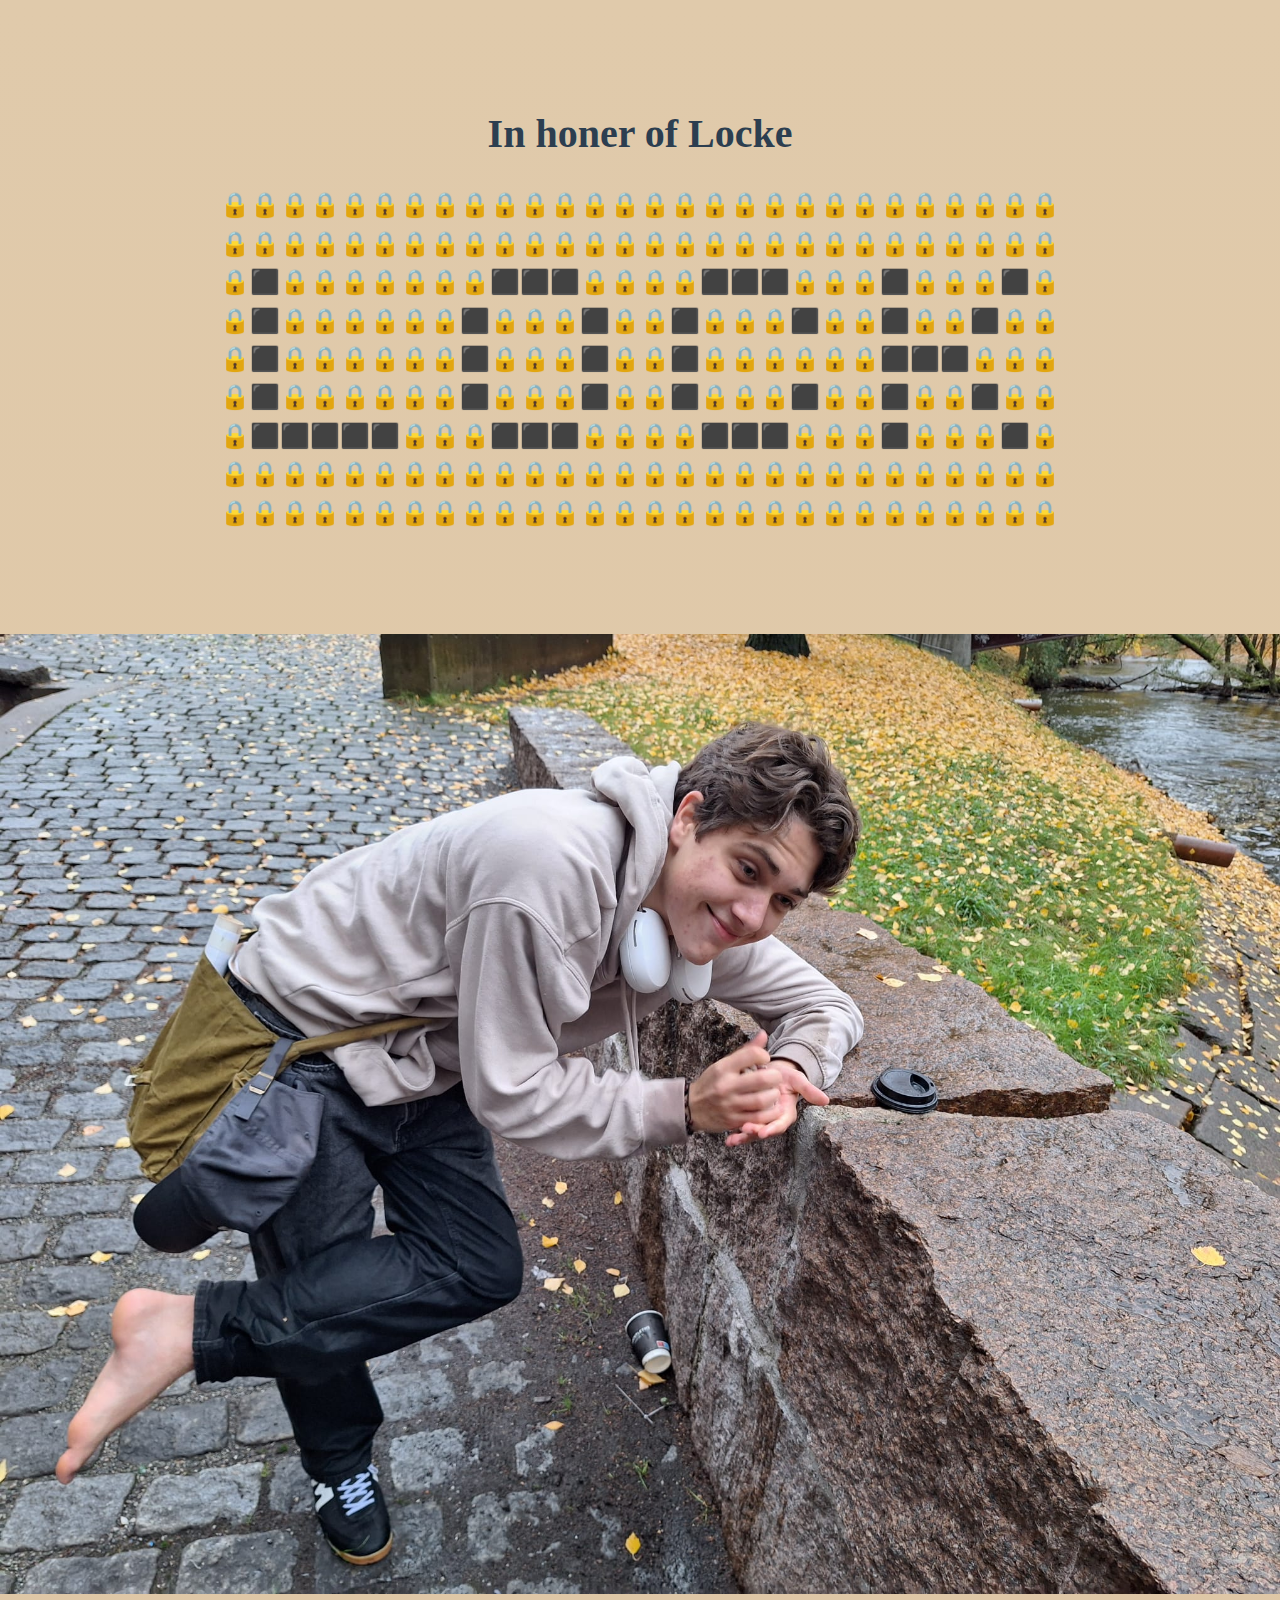
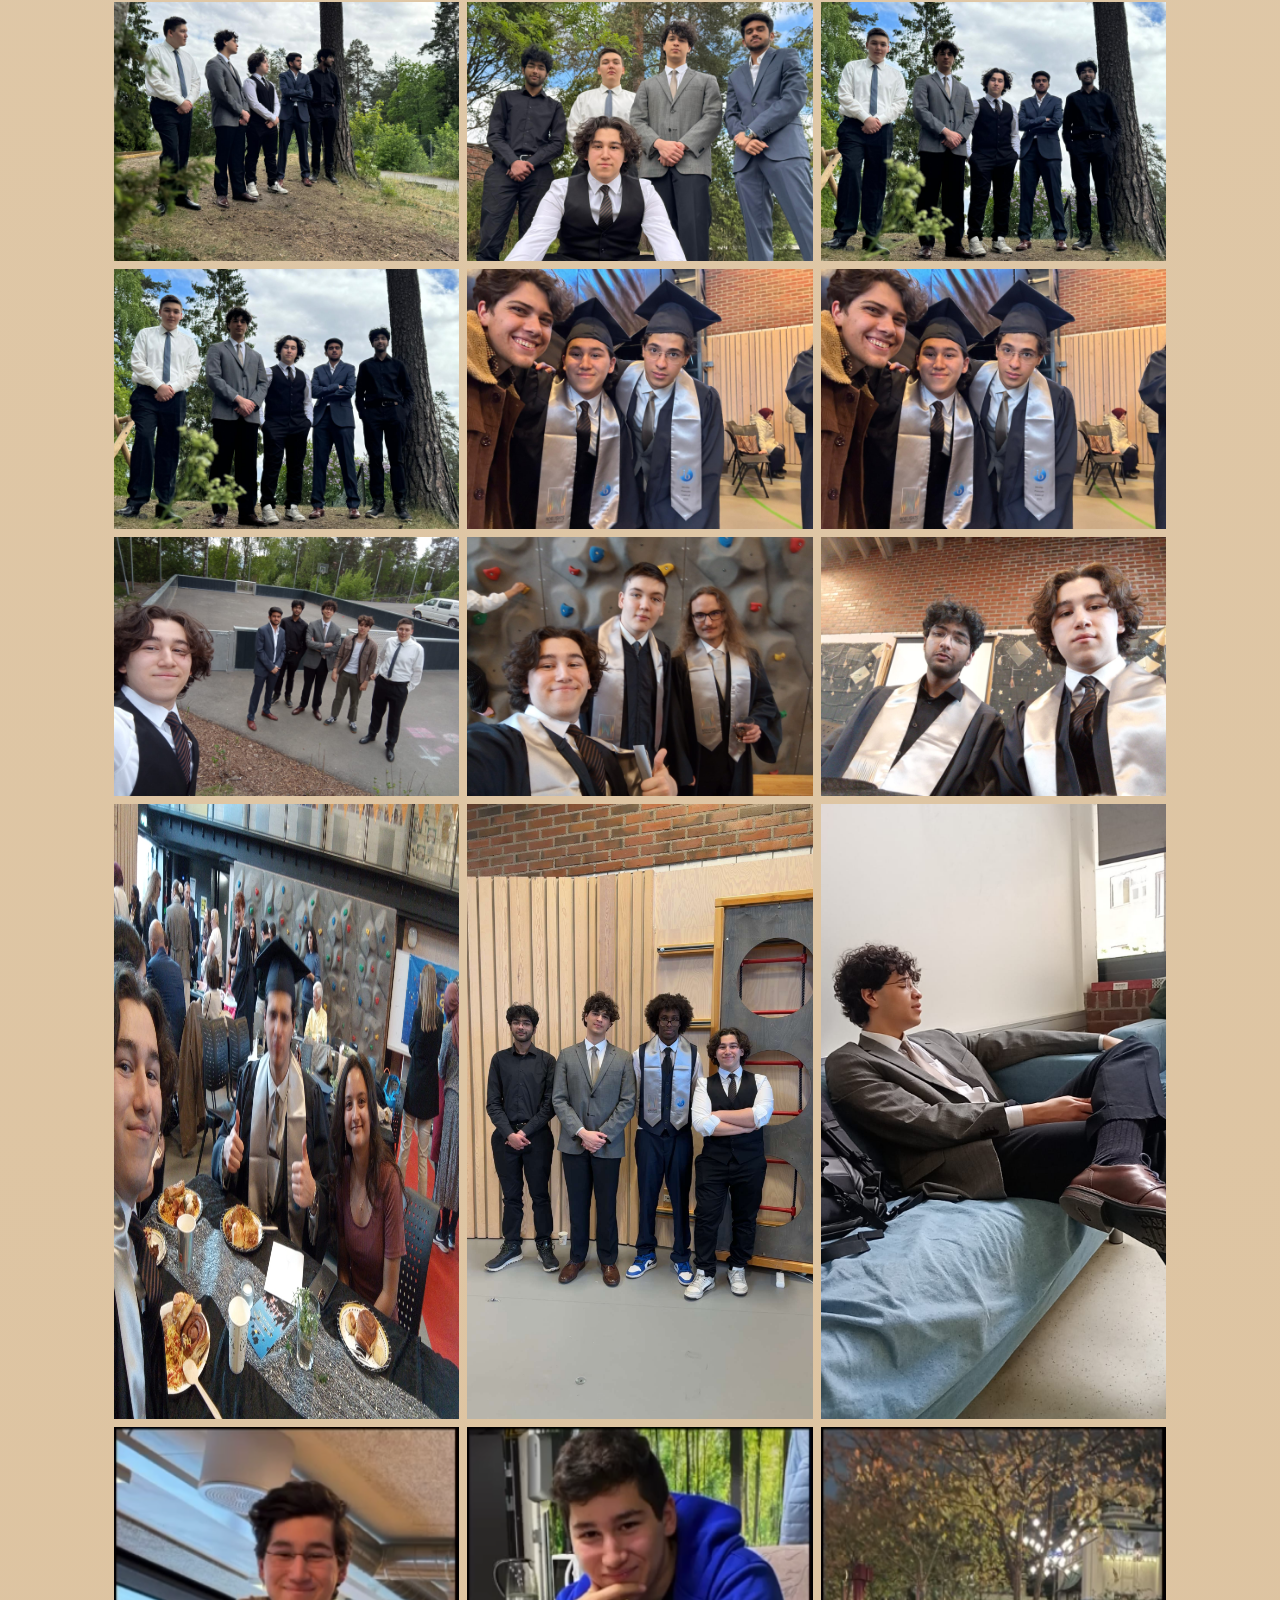
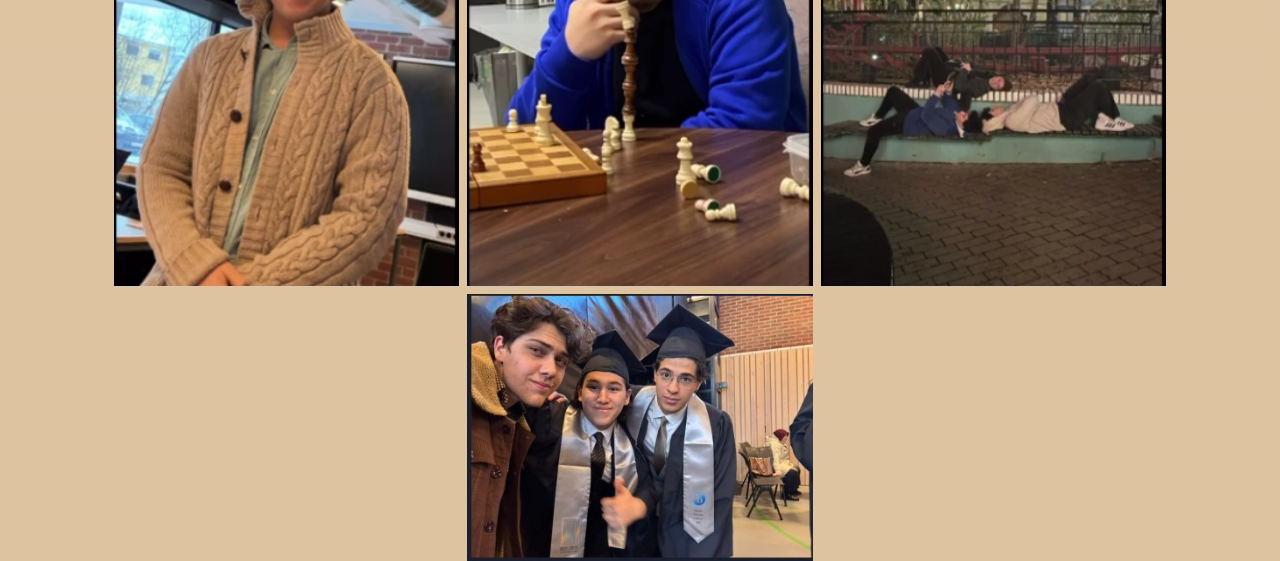
<file: lock.html>
<!DOCTYPE html>
<html>
<head>
    <title>Secrot Lock page</title>
    <link rel="stylesheet" href="style.css">
    <style>

    </style>
</head>
<body>
        <br><br><br><br>

        <h1>In honer of Locke</h1>
        <h2>🔒🔒🔒🔒🔒🔒🔒🔒🔒🔒🔒🔒🔒🔒🔒🔒🔒🔒🔒🔒🔒🔒🔒🔒🔒🔒🔒🔒</h2>
        <h2>🔒🔒🔒🔒🔒🔒🔒🔒🔒🔒🔒🔒🔒🔒🔒🔒🔒🔒🔒🔒🔒🔒🔒🔒🔒🔒🔒🔒</h2>
        <h2>🔒⬛🔒🔒🔒🔒🔒🔒🔒⬛⬛⬛🔒🔒🔒🔒⬛⬛⬛🔒🔒🔒⬛🔒🔒🔒⬛🔒</h2>
        <h2>🔒⬛🔒🔒🔒🔒🔒🔒⬛🔒🔒🔒⬛🔒🔒⬛🔒🔒🔒⬛🔒🔒⬛🔒🔒⬛🔒🔒</h2>
        <h2>🔒⬛🔒🔒🔒🔒🔒🔒⬛🔒🔒🔒⬛🔒🔒⬛🔒🔒🔒🔒🔒🔒⬛⬛⬛🔒🔒🔒</h2>
        <h2>🔒⬛🔒🔒🔒🔒🔒🔒⬛🔒🔒🔒⬛🔒🔒⬛🔒🔒🔒⬛🔒🔒⬛🔒🔒⬛🔒🔒</h2>
        <h2>🔒⬛⬛⬛⬛⬛🔒🔒🔒⬛⬛⬛🔒🔒🔒🔒⬛⬛⬛🔒🔒🔒⬛🔒🔒🔒⬛🔒</h2>
        <h2>🔒🔒🔒🔒🔒🔒🔒🔒🔒🔒🔒🔒🔒🔒🔒🔒🔒🔒🔒🔒🔒🔒🔒🔒🔒🔒🔒🔒</h2>
        <h2>🔒🔒🔒🔒🔒🔒🔒🔒🔒🔒🔒🔒🔒🔒🔒🔒🔒🔒🔒🔒🔒🔒🔒🔒🔒🔒🔒🔒</h2>
        
        <br><br><br><br>

<div style="
    display: flex;
    flex-wrap: wrap;
    justify-content: center;
    gap: 8px;
    text-align: center;
">
    <img src="image/lock/lock.1.jpeg" alt="" style="width: 100%;">
    <img src="image/lock/lock.2.jpeg" alt="" style="width: 27%;">
    <img src="image/lock/lock.3.jpeg" alt="" style="width: 27%;">
    <img src="image/lock/lock.4.jpeg" alt="" style="width: 27%;">
    <img src="image/lock/lock.5.jpeg" alt="" style="width: 27%;">
    <img src="image/lock/lock.6.jpeg" alt="" style="width: 27%;">
    <img src="image/lock/lock.7.jpeg" alt="" style="width: 27%;">
    <img src="image/lock/lock.9.jpeg" alt="" style="width: 27%;">
    <img src="image/lock/lock.10.jpeg" alt="" style="width: 27%;">
    <img src="image/lock/lock.11.jpeg" alt="" style="width: 27%;">
    <img src="image/lock/lock.12.jpeg" alt="" style="width: 27%;">
    <img src="image/lock/lock.8.jpeg" alt="" style="width: 27%;">
    <img src="image/lock/lock.13.jpeg" alt="" style="width: 27%;">
    <img src="image/lock/lock.14.png" alt="" style="width: 27%;">
    <img src="image/lock/lock.15.png" alt="" style="width: 27%;">
    <img src="image/lock/lock.16.png" alt="" style="width: 27%;">
    <img src="image/lock/lock.17.jpeg" alt="" style="width: 27%;">
</div>

        
    </main>

</body>
</html>
</file>
<file: style.css>
/* Reset styles to ensure consistency across browsers */
* {
    margin: 0;                    /* Removes default margin on all elements */
    padding: 0;                   /* Removes default padding on all elements */
    box-sizing: border-box;      /* Ensures padding and border are included in the element’s total width and height */
}

/* Base styling for the entire page */
body {
    font-family: 'Georgia', serif;                   /* Sets a serif font for classic, elegant text appearance */
    line-height: 1.6;                                /* Increases spacing between lines for readability */
    color: #333;                                     /* Sets default text color to dark gray */
    background: linear-gradient(to bottom, #e0caab, #ddc3a0); /* Applies a vertical gradient background */
    min-height: 100vh;                               /* Ensures the body fills at least the full height of the screen */
    text-align: center;                              /* Centers all text horizontally by default */
    display: flex;                                   /* Enables flexbox layout for vertical structure */
    flex-direction: column;                          /* Aligns children in a vertical column (top to bottom) */
    justify-content: space-between;                  /* Distributes space evenly between top, middle, and bottom content */
}

/* ===== Navigation Bar Styles ===== */
.navbar {
    position: fixed;                                 /* Fixes the navbar to the top of the page so it stays while scrolling */
    top: 0;                                           /* Anchors it to the top edge of the screen */
    width: 100%;                                      /* Stretches the navbar across the entire width */
    background-color: #68470fdc;                      /* Semi-transparent dark brown background */
    color: white;                                     /* Default text color inside navbar */
    z-index: 1000;                                    /* Ensures it stays above other content layers */
    box-shadow: 0px 4px 10px #54452c;                 /* Adds depth with a shadow under the navbar */
    padding: 5px 0;                                  /* Adds vertical space inside the navbar */
    display: flex;                                    /* Flexbox used to center the content horizontally */
    justify-content: center;                          /* Horizontally centers the unordered list (ul) */
}

/* Unordered list inside navbar */
.navbar ul {
    list-style: none;                                 /* Removes default bullet points */
    display: flex;                                    /* Aligns list items horizontally */
    justify-content: center;                          /* Centers items within the navbar */
    flex-wrap: wrap;                                  /* Allows items to wrap onto a new line if needed on smaller screens */
    padding: 0;                                       /* Removes default padding */
}

/* Individual list items in the navbar */
.navbar ul li {
    margin: 0 10px;                                   /* Horizontal spacing between navigation links */
}

/* Styling for the links inside navbar items */
.navbar ul li a {
    text-decoration: none;                            /* Removes underlines from links */
    color: white;                                     /* Sets text color to white */
    font-size: 22px;                                  /* Standard readable size for navigation text */
    padding: 8px 12px;                                /* Padding to increase the clickable area around the text */
    transition: 0.8s;                                  /* Smooth transition for hover effects */
    display: block;                                   /* Makes the whole padded area clickable */
}

/* Hover effect for navbar links */
.navbar ul li a:hover {
    background-color: #46320f;                        /* Darker background when hovered */
    border-radius: 5px;                               /* Rounded corners for the hover box */
}




/* ===== Main Content Area ===== */
main {
    padding: 80px 20px;                               /* Top padding ensures content doesn't hide under the fixed navbar */                             /* Centers content inside the main element */
    flex-grow: 1;                                     /* Allows this section to expand and fill available vertical space */
}

/* Main heading style */
h1 {
    font-size: 2.5rem;                                /* Large font size for titles (responsive) */
    color: #2c3e50;                                   /* Dark slate color for the heading */
    margin-bottom: 20px;                              /* Space between the heading and following content */
}

/* Paragraph with class 'nv2' */
p.nv2 {
    font-size: 1.2rem;                                /* Slightly larger font for readability */
    color: #555;                                      /* Medium gray text color */
    margin: 20px auto;                                /* Adds vertical spacing and centers the paragraph */
    max-width: 600px;                                 /* Restricts line length for better readability */
}



/* ===== Image Styling ===== */

/* Container to hold and align images */
.image-container {
    display: flex;                                    /* Enables flex layout for alignment */
    justify-content: center;                          /* Horizontally centers the image(s) */
    align-items: center;                              /* Vertically centers the image(s) */
    margin-top: 30px;                                 /* Adds space above the image container */
}

/* Custom styling for images */
.custom-image {
    width: 150px;                                     /* Sets image width to 150px (you can convert this to % if needed) */
    height: auto;                                     /* Maintains the image's natural aspect ratio */
    transition: transform 0.5s ease-in-out;           /* Smooth animation effect for any transformation (e.g., on hover) */
}

.image1 {
    width: 40%;
    height: auto;
    left: 20;
    text-align: left 20%;
}

.image2 {
    width: 100%;
    height: auto;
}

.image-text {
    display: flex;              /* Places image and text side by side */
    align-items: center;        /* Vertically aligns text with image */
    gap: 20px;                  /* Space between image and text */
    margin: 20px 0;             /* Optional spacing above and below */
    padding: 20px;               /* Inner space */
    background-color: white;     /* White box */
    border-radius: 8px;          /* Optional: rounded corners */
    box-shadow: 0 4px 12px rgba(0, 0, 0, 0.1); /* Optional: soft shadow */
    margin: 20px 0;              /* Space between blocks */
}
  
  .image-text img {
    width: auto;               /* Fixed or responsive width */
    height: 280px;               /* Keeps image proportions */
    border-radius: 6px;         /* Optional: round corners */
  }
  
  .image-text p{
    color: #000000;                /* Or your preferred text color */
    font-size: 27px;
    line-height: 1.5;
    text-align: left;
  }



/* Footer */
footer {
    background-color: #50422c;
    color: white;
    padding: 10px 0;
    width: 100%;
    position: relative;
    text-align: center;
}

/* Responsive Design */
@media (max-width: 650px) {
    .navbar {
    padding: -5px 0;
    }
    .navbar ul {
        flex-direction: row;
        justify-content: center;
    }
    .navbar ul li {
        margin: 5px;
    }
    h1 {
        font-size: 2rem;
    }
    p {
        font-size: 1rem;
    }
    .custom-image-1, .custom-image-2 {
        max-width: 80%;
    }
    .image-text {
        flex-direction: column; /* Stack image and text vertically */
        text-align: center;     /* Optional: center the text */
    }
    .image2{
    top: 100px;
    }
}

/* The main container that holds the background images */
.background-container {
    position: relative;           /* Makes this a positioning reference for children */
    width: 100%;                  /* Takes up full width of the screen */
    height: 100vh;                /* Full height of the visible screen (viewport height) */
    overflow: hidden;             /* Hides any part of the image that goes outside this container */
}

/* Base styles applied to all background images */
.bg-image {
    position: absolute;           /* Allows free positioning inside the relative parent */
    max-width: 100%;              /* Prevents image from exceeding container width */
    height: auto;                 /* Maintains the image's aspect ratio */
    pointer-events: none;         /* Ensures the images don’t block mouse clicks or interactions */
}
</file>
